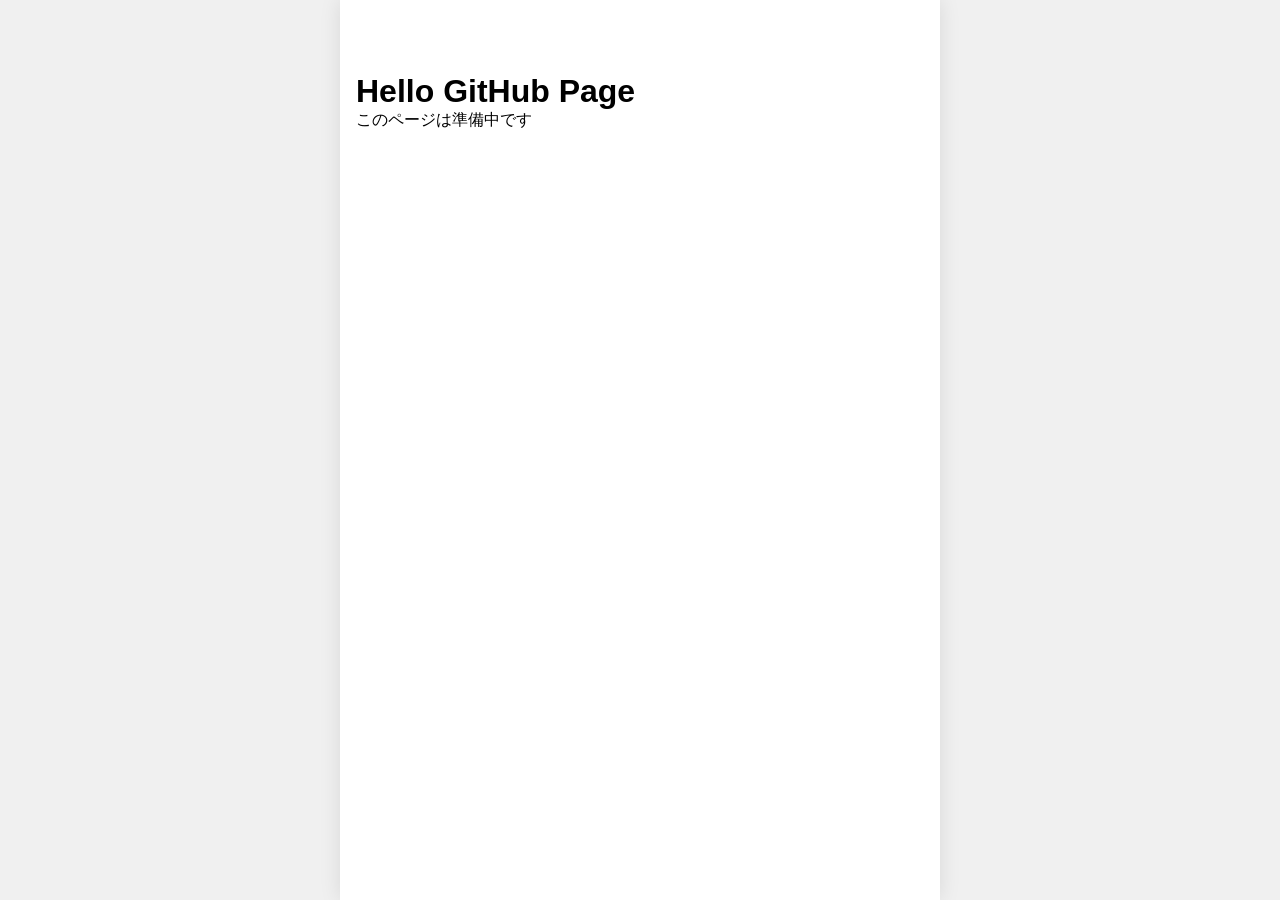
<file: index.html>
<!DOCTYPE html>
<html>
	<head>
		<meta charset="utf-8">
		<meta name="viewport" content="width=device-width, initial-scale=1,maximum-scale=1, user-scalable=no">
		<title>GitHub Pages サンプル</title>
		<link rel="stylesheet" href="style.css">
	</head>
	<body>
		<h1>Hello GitHub Page</h1>
		<p>このページは準備中です</p>
		
	</body>
</html>
</file>
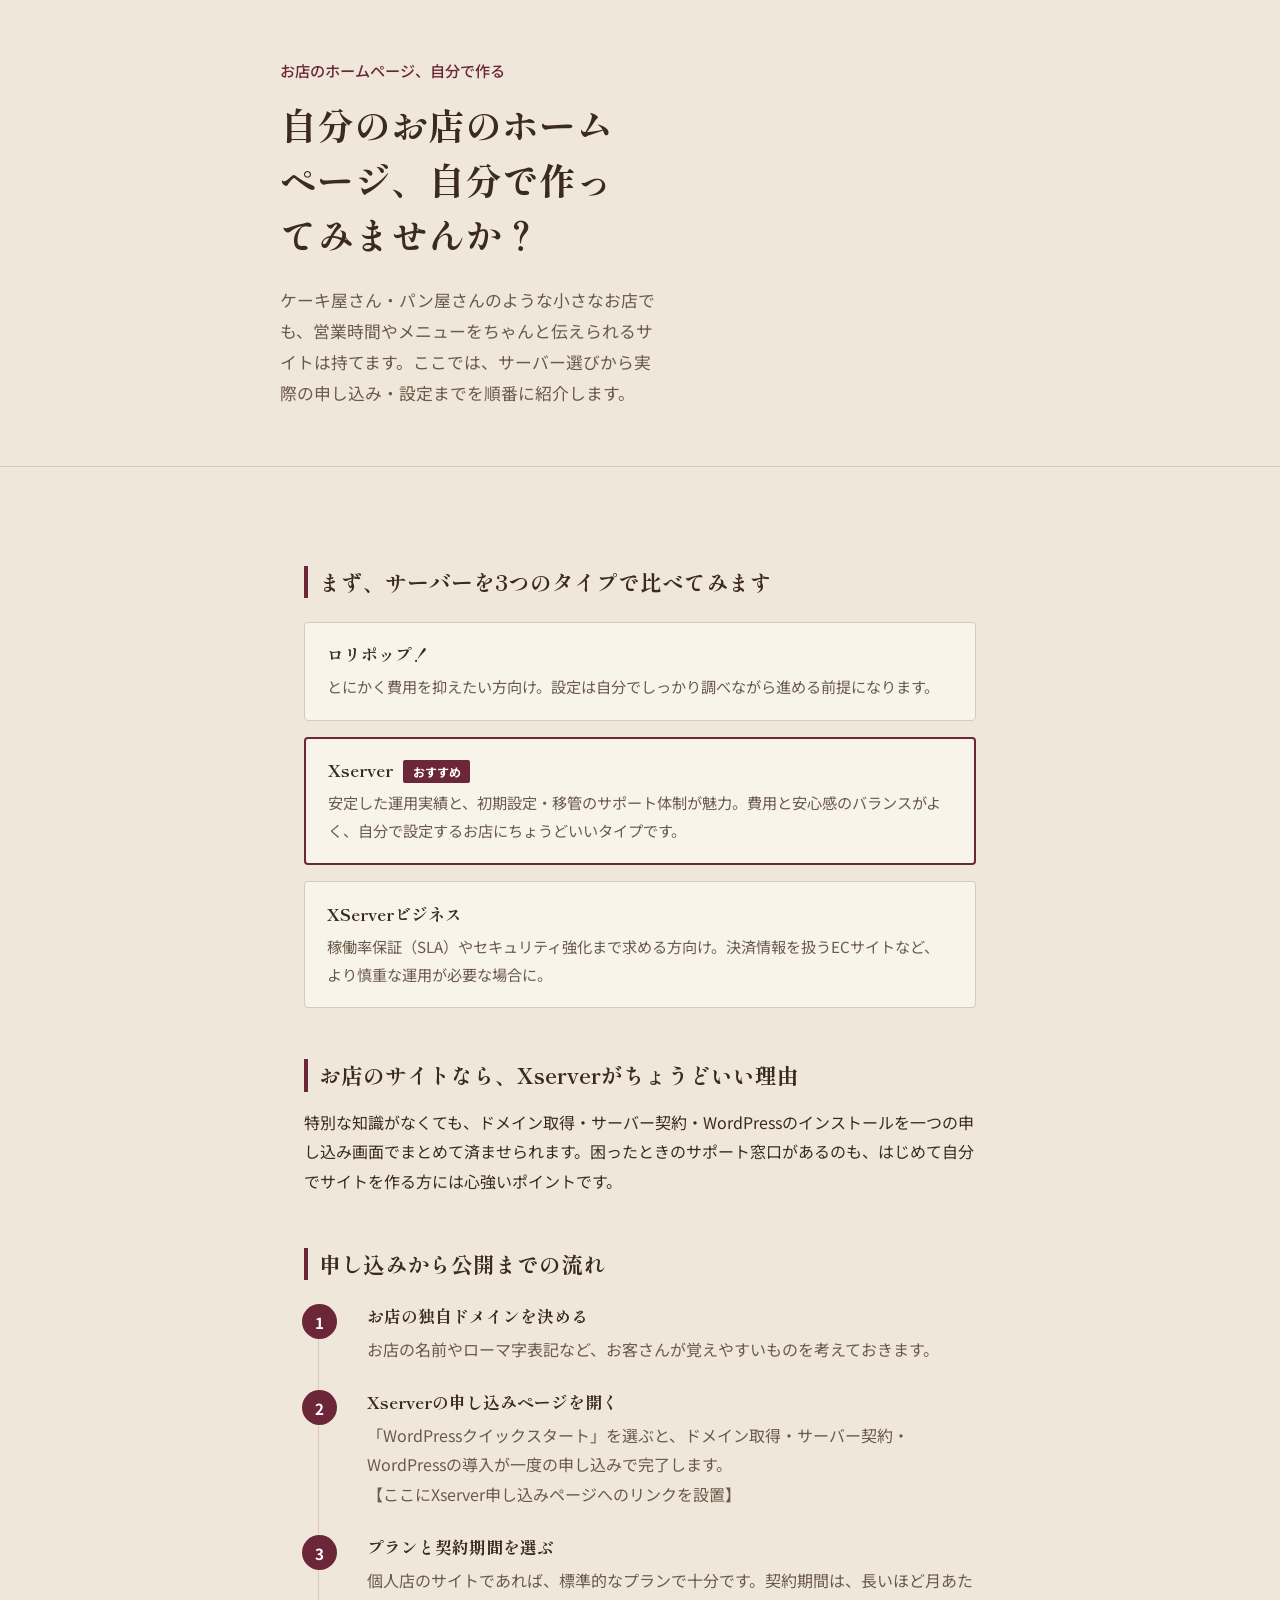
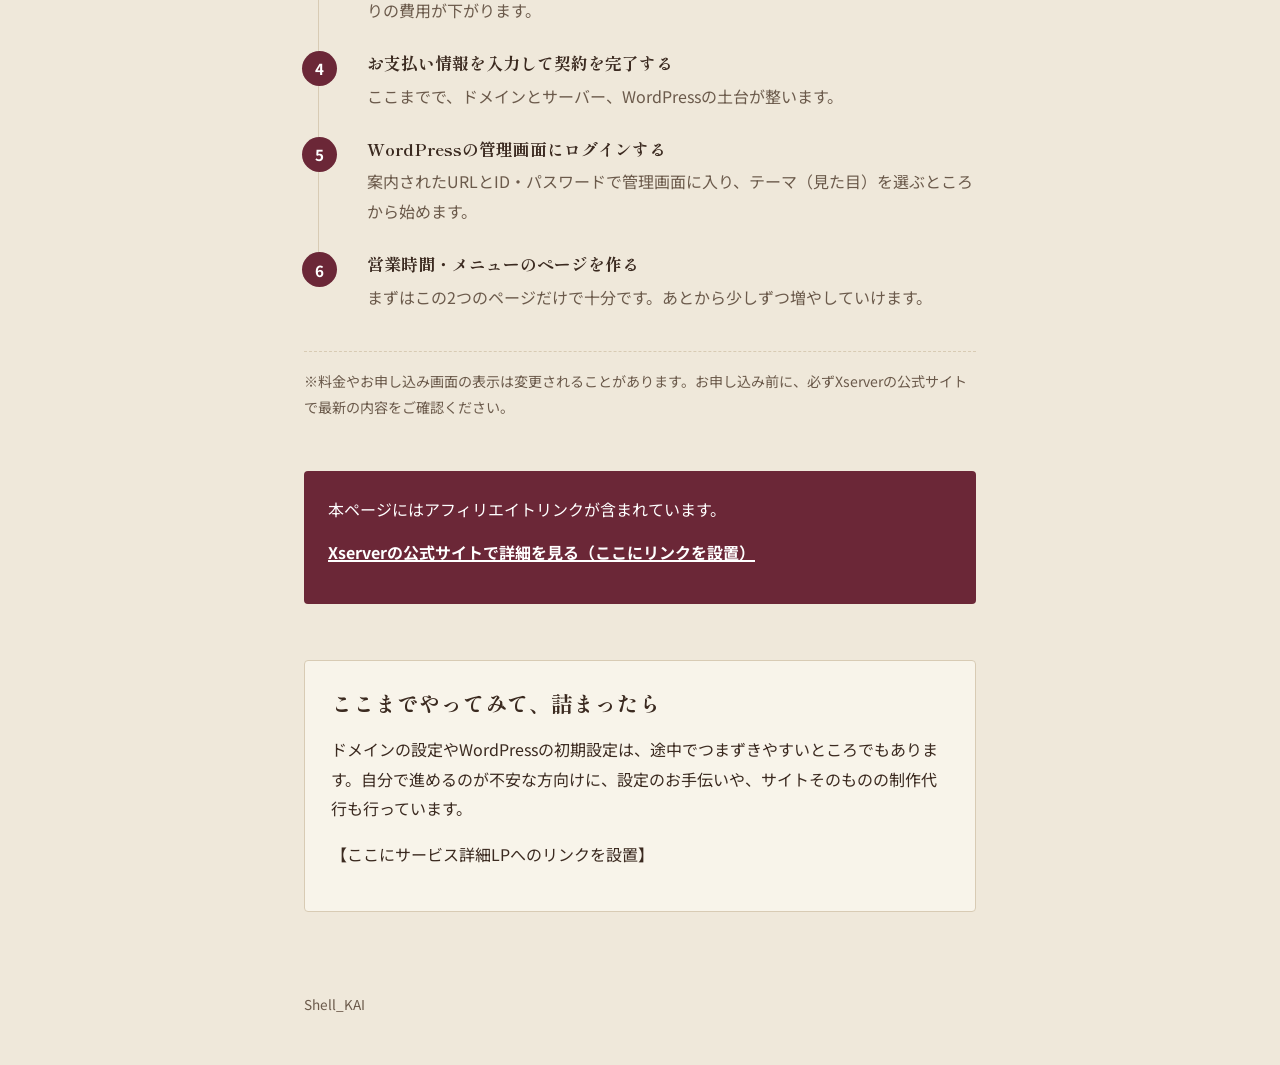
<file: lp/xserver-manual.html>
<!DOCTYPE html>
<html lang="ja">
<head>
<meta charset="UTF-8">
<meta name="viewport" content="width=device-width, initial-scale=1, viewport-fit=cover">
<title>自分のお店のホームページ、自分で作ってみませんか？</title>
<link rel="preconnect" href="https://fonts.googleapis.com">
<link rel="preconnect" href="https://fonts.gstatic.com" crossorigin>
<link href="https://fonts.googleapis.com/css2?family=Shippori+Mincho:wght@500;700&family=Noto+Sans+JP:wght@400;500;700&display=swap" rel="stylesheet">
<style>
  :root{
    --bg:#EFE8DA;
    --bg-panel:#F8F4EA;
    --ink:#3B2A20;
    --ink-soft:#6B5A4B;
    --plum:#6B2737;
    --gold:#B8863F;
    --line:#D8CBB4;
    box-sizing:border-box;
    padding-top:env(safe-area-inset-top,0px);
    padding-bottom:env(safe-area-inset-bottom,0px);
  }
  @media (prefers-color-scheme: dark){
    :root:not([data-theme="light"]){
      --bg:#211A15; --bg-panel:#2A2119; --ink:#F1E8DA; --ink-soft:#C9BBA8;
      --line:#463A2E;
    }
  }
  :root[data-theme="dark"]{
    --bg:#211A15; --bg-panel:#2A2119; --ink:#F1E8DA; --ink-soft:#C9BBA8;
    --line:#463A2E;
  }
  *{box-sizing:border-box;}
  html{scroll-padding-top:env(safe-area-inset-top,0px);}
  body{
    margin:0;background:var(--bg);color:var(--ink);
    font-family:"Noto Sans JP",sans-serif;
    line-height:1.85;
    -webkit-font-smoothing:antialiased;
  }
  h1,h2,h3{font-family:"Shippori Mincho",serif;font-weight:700;line-height:1.5;margin:0 0 .6em;}
  .wrap{max-width:720px;margin:0 auto;padding:3rem 1.5rem 5rem;}
  header.hero{padding:3.5rem 1.5rem 2.5rem;text-align:left;border-bottom:1px solid var(--line);}
  header.hero .wrap{padding:0;}
  .eyebrow{color:var(--plum);font-weight:500;font-size:.95rem;margin-bottom:.8rem;}
  h1{font-size:clamp(1.6rem,4.5vw,2.3rem);max-width:16ch;}
  .lede{color:var(--ink-soft);font-size:1.05rem;max-width:42ch;margin-top:1rem;}
  section{margin:3.2rem 0;}
  h2{font-size:1.35rem;border-left:4px solid var(--plum);padding-left:.7rem;}
  .plans{display:flex;flex-direction:column;gap:1rem;margin-top:1.5rem;}
  .plan{border:1px solid var(--line);background:var(--bg-panel);border-radius:4px;padding:1.2rem 1.4rem;}
  .plan h3{font-size:1.05rem;margin-bottom:.3rem;display:flex;align-items:baseline;gap:.6rem;flex-wrap:wrap;}
  .plan p{margin:0;color:var(--ink-soft);font-size:.95rem;}
  .tag{font-family:"Noto Sans JP",sans-serif;font-size:.75rem;font-weight:700;color:#fff;background:var(--plum);padding:.15rem .6rem;border-radius:2px;}
  .plan.recommend{border-color:var(--plum);border-width:2px;}
  ol.steps{list-style:none;margin:1.5rem 0 0;padding:0;counter-reset:step;}
  ol.steps li{
    counter-increment:step;position:relative;padding:0 0 1.6rem 3rem;
    border-left:1px solid var(--line);margin-left:.9rem;
  }
  ol.steps li:last-child{border-left-color:transparent;padding-bottom:0;}
  ol.steps li::before{
    content:counter(step);position:absolute;left:-1.1rem;top:0;
    width:2.2rem;height:2.2rem;border-radius:50%;background:var(--plum);color:#fff;
    display:flex;align-items:center;justify-content:center;font-weight:700;font-size:.95rem;
  }
  ol.steps h3{font-size:1.05rem;margin-bottom:.35rem;}
  ol.steps p{margin:0;color:var(--ink-soft);}
  .note{font-size:.88rem;color:var(--ink-soft);border-top:1px dashed var(--line);margin-top:2.4rem;padding-top:1rem;}
  .cta{
    margin-top:1.6rem;padding:1.5rem;background:var(--plum);color:#fff;border-radius:4px;
  }
  .cta a{color:#fff;font-weight:700;text-decoration-thickness:2px;}
  .cta p{margin:0 0 .8rem;}
  .support{
    margin-top:3.5rem;padding:1.6rem;border:1px solid var(--line);border-radius:4px;background:var(--bg-panel);
  }
  .support h2{border:none;padding:0;}
  footer{max-width:720px;margin:0 auto;padding:0 1.5rem 3rem;color:var(--ink-soft);font-size:.85rem;}
</style>
</head>
<body>

<header class="hero">
  <div class="wrap">
    <div class="eyebrow">お店のホームページ、自分で作る</div>
    <h1>自分のお店のホームページ、自分で作ってみませんか？</h1>
    <p class="lede">ケーキ屋さん・パン屋さんのような小さなお店でも、営業時間やメニューをちゃんと伝えられるサイトは持てます。ここでは、サーバー選びから実際の申し込み・設定までを順番に紹介します。</p>
  </div>
</header>

<div class="wrap">

  <section>
    <h2>まず、サーバーを3つのタイプで比べてみます</h2>
    <div class="plans">
      <div class="plan">
        <h3>ロリポップ！</h3>
        <p>とにかく費用を抑えたい方向け。設定は自分でしっかり調べながら進める前提になります。</p>
      </div>
      <div class="plan recommend">
        <h3>Xserver <span class="tag">おすすめ</span></h3>
        <p>安定した運用実績と、初期設定・移管のサポート体制が魅力。費用と安心感のバランスがよく、自分で設定するお店にちょうどいいタイプです。</p>
      </div>
      <div class="plan">
        <h3>XServerビジネス</h3>
        <p>稼働率保証（SLA）やセキュリティ強化まで求める方向け。決済情報を扱うECサイトなど、より慎重な運用が必要な場合に。</p>
      </div>
    </div>
  </section>

  <section>
    <h2>お店のサイトなら、Xserverがちょうどいい理由</h2>
    <p>特別な知識がなくても、ドメイン取得・サーバー契約・WordPressのインストールを一つの申し込み画面でまとめて済ませられます。困ったときのサポート窓口があるのも、はじめて自分でサイトを作る方には心強いポイントです。</p>
  </section>

  <section>
    <h2>申し込みから公開までの流れ</h2>
    <ol class="steps">
      <li>
        <h3>お店の独自ドメインを決める</h3>
        <p>お店の名前やローマ字表記など、お客さんが覚えやすいものを考えておきます。</p>
      </li>
      <li>
        <h3>Xserverの申し込みページを開く</h3>
        <p>「WordPressクイックスタート」を選ぶと、ドメイン取得・サーバー契約・WordPressの導入が一度の申し込みで完了します。</p>
        <p>【ここにXserver申し込みページへのリンクを設置】</p>
      </li>
      <li>
        <h3>プランと契約期間を選ぶ</h3>
        <p>個人店のサイトであれば、標準的なプランで十分です。契約期間は、長いほど月あたりの費用が下がります。</p>
      </li>
      <li>
        <h3>お支払い情報を入力して契約を完了する</h3>
        <p>ここまでで、ドメインとサーバー、WordPressの土台が整います。</p>
      </li>
      <li>
        <h3>WordPressの管理画面にログインする</h3>
        <p>案内されたURLとID・パスワードで管理画面に入り、テーマ（見た目）を選ぶところから始めます。</p>
      </li>
      <li>
        <h3>営業時間・メニューのページを作る</h3>
        <p>まずはこの2つのページだけで十分です。あとから少しずつ増やしていけます。</p>
      </li>
    </ol>
    <p class="note">※料金やお申し込み画面の表示は変更されることがあります。お申し込み前に、必ずXserverの公式サイトで最新の内容をご確認ください。</p>
  </section>

  <div class="cta">
    <p>本ページにはアフィリエイトリンクが含まれています。</p>
    <p><a href="#">Xserverの公式サイトで詳細を見る（ここにリンクを設置）</a></p>
  </div>

  <div class="support">
    <h2>ここまでやってみて、詰まったら</h2>
    <p>ドメインの設定やWordPressの初期設定は、途中でつまずきやすいところでもあります。自分で進めるのが不安な方向けに、設定のお手伝いや、サイトそのものの制作代行も行っています。</p>
    <p>【ここにサービス詳細LPへのリンクを設置】</p>
  </div>

</div>

<footer>Shell_KAI</footer>

</body>
</html>
</file>
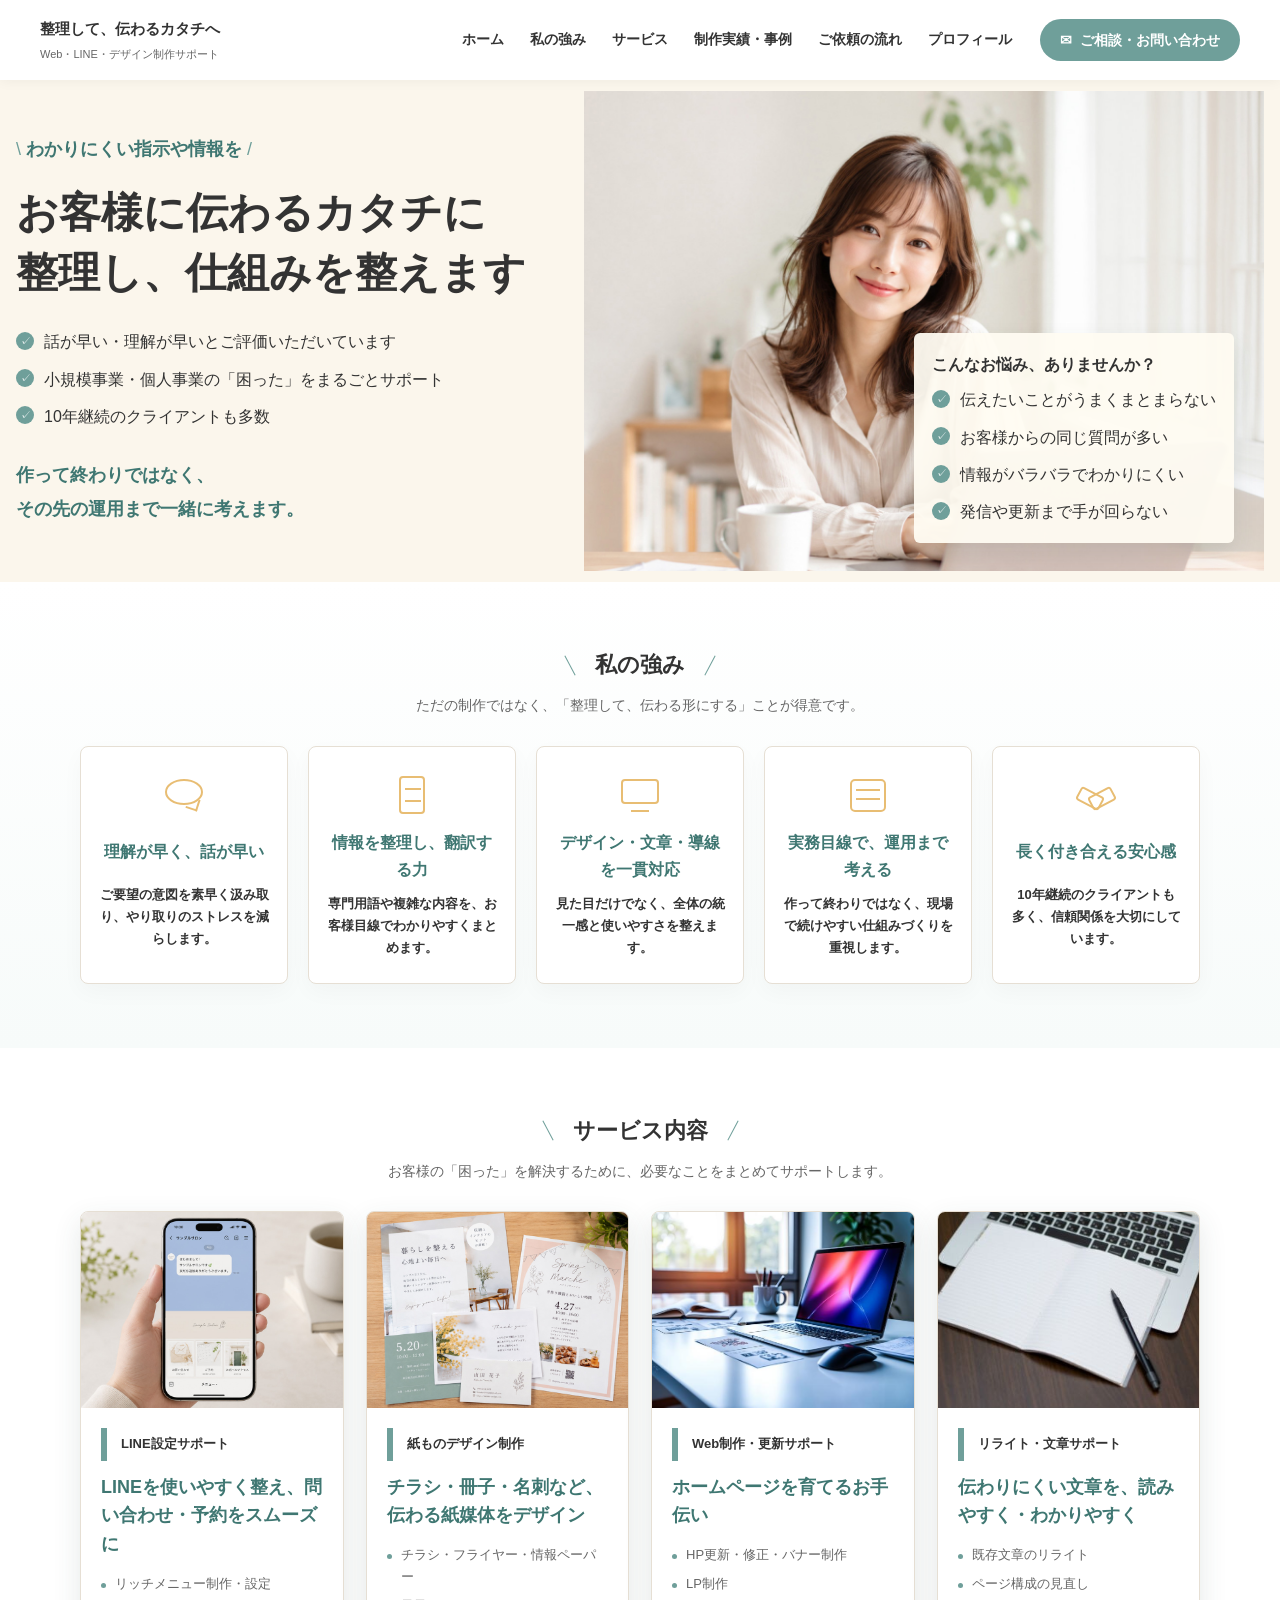
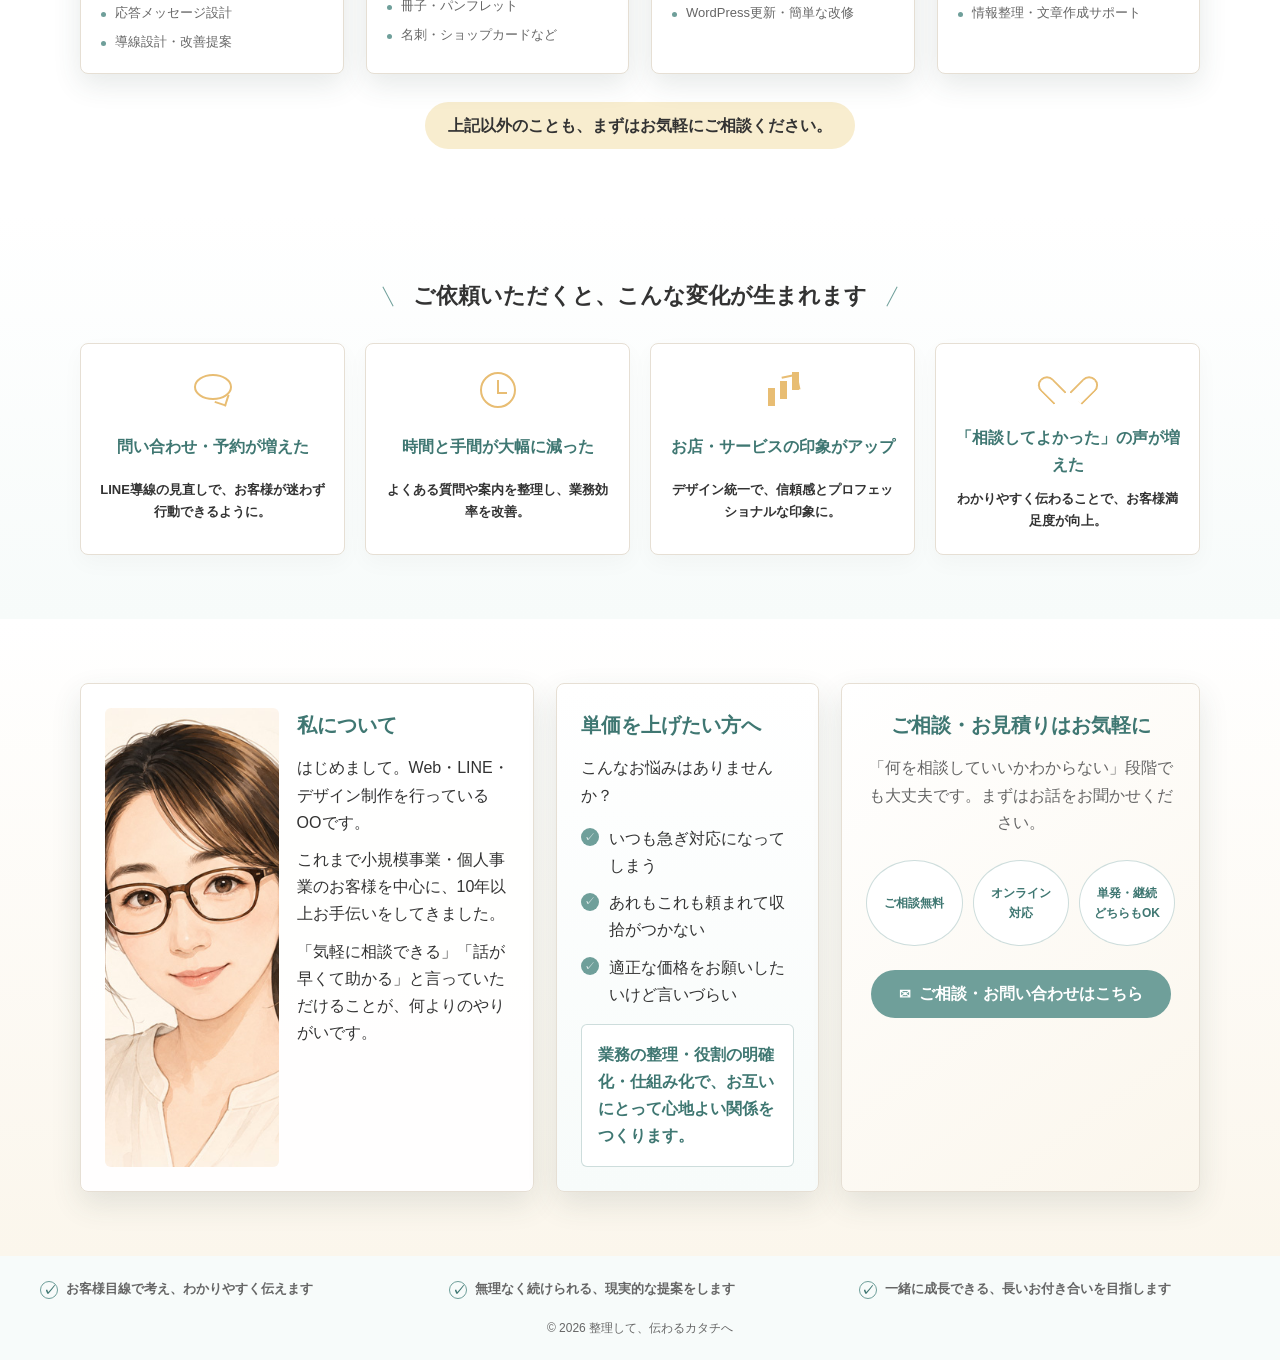
<file: profile/index_bk01.html>
<!DOCTYPE html>
<html lang="ja">
<head>
  <meta charset="UTF-8">
  <meta name="viewport" content="width=device-width, initial-scale=1.0">
  <meta name="description" content="Web・LINE・デザイン制作を通して、わかりにくい情報をお客様に伝わる形へ整理するプロフィールサイトです。">
  <title>整理して、伝わるカタチへ | Web・LINE・デザイン制作サポート</title>
  <link rel="stylesheet" href="css/reset.css">
  <link rel="stylesheet" href="css/style.css">
  <link rel="stylesheet" href="css/responsive.css">
</head>
<body>
  <header class="site-header">
    <div class="site-header__inner">
      <a class="site-logo" href="#" aria-label="トップページへ">
        <span class="site-logo__main">整理して、伝わるカタチへ</span>
        <span class="site-logo__sub">Web・LINE・デザイン制作サポート</span>
      </a>

      <button class="nav-toggle" type="button" aria-controls="global-nav" aria-expanded="false">
        <span class="nav-toggle__line"></span>
        <span class="nav-toggle__line"></span>
        <span class="nav-toggle__line"></span>
        <span class="sr-only">メニューを開閉する</span>
      </button>

      <nav class="global-nav" id="global-nav" aria-label="グローバルナビゲーション">
        <ul class="global-nav__list">
          <li><a href="#home">ホーム</a></li>
          <li><a href="#strength">私の強み</a></li>
          <li><a href="#service">サービス</a></li>
          <li><a href="#works">制作実績・事例</a></li>
          <li><a href="#flow">ご依頼の流れ</a></li>
          <li><a href="#profile">プロフィール</a></li>
        </ul>
        <a class="btn btn-primary btn-small global-nav__contact" href="#contact">
          <span class="btn__icon" aria-hidden="true">✉</span>
          ご相談・お問い合わせ
        </a>
      </nav>
    </div>
  </header>

  <main>
    <section class="hero" id="home">
      <div class="hero__inner">
        <div class="hero__content">
          <p class="hero__lead">わかりにくい指示や情報を</p>
          <h1 class="hero__title">お客様に伝わるカタチに<br>整理し、仕組みを整えます</h1>
          <ul class="check-list hero__points">
            <li>話が早い・理解が早いとご評価いただいています</li>
            <li>小規模事業・個人事業の「困った」をまるごとサポート</li>
            <li>10年継続のクライアントも多数</li>
          </ul>
          <p class="hero__message">作って終わりではなく、<br>その先の運用まで一緒に考えます。</p>
        </div>

        <figure class="hero__visual">
          <img src="img/main-visual.jpg" alt="ノートとパソコンが置かれた作業デスク">
          <figcaption class="hero__note">
            <span>こんなお悩み、ありませんか？</span>
            <ul class="check-list">
              <li>伝えたいことがうまくまとまらない</li>
              <li>お客様からの同じ質問が多い</li>
              <li>情報がバラバラでわかりにくい</li>
              <li>発信や更新まで手が回らない</li>
            </ul>
          </figcaption>
        </figure>
      </div>
    </section>

    <section class="section strength" id="strength">
      <div class="container">
        <header class="section-heading">
          <p class="section-heading__mark">私の強み</p>
          <h2 class="section-heading__title">ただの制作ではなく、「整理して、伝わる形にする」ことが得意です。</h2>
        </header>

        <ul class="card-list card-list--five">
          <li class="feature-card">
            <span class="icon icon-chat" aria-hidden="true"></span>
            <h3>理解が早く、話が早い</h3>
            <p>ご要望の意図を素早く汲み取り、やり取りのストレスを減らします。</p>
          </li>
          <li class="feature-card">
            <span class="icon icon-document" aria-hidden="true"></span>
            <h3>情報を整理し、翻訳する力</h3>
            <p>専門用語や複雑な内容を、お客様目線でわかりやすくまとめます。</p>
          </li>
          <li class="feature-card">
            <span class="icon icon-device" aria-hidden="true"></span>
            <h3>デザイン・文章・導線を一貫対応</h3>
            <p>見た目だけでなく、全体の統一感と使いやすさを整えます。</p>
          </li>
          <li class="feature-card">
            <span class="icon icon-calendar" aria-hidden="true"></span>
            <h3>実務目線で、運用まで考える</h3>
            <p>作って終わりではなく、現場で続けやすい仕組みづくりを重視します。</p>
          </li>
          <li class="feature-card">
            <span class="icon icon-handshake" aria-hidden="true"></span>
            <h3>長く付き合える安心感</h3>
            <p>10年継続のクライアントも多く、信頼関係を大切にしています。</p>
          </li>
        </ul>
      </div>
    </section>

    <section class="section service" id="service">
      <div class="container">
        <header class="section-heading">
          <p class="section-heading__mark">サービス内容</p>
          <h2 class="section-heading__title">お客様の「困った」を解決するために、必要なことをまとめてサポートします。</h2>
        </header>

        <ul class="service-list">
          <li class="service-card">
            <img class="service-card__image" src="img/service-line.jpg" alt="スマートフォンでLINEを確認している手元">
            <div class="service-card__body">
              <p class="service-card__label">LINE設定サポート</p>
              <h3>LINEを使いやすく整え、問い合わせ・予約をスムーズに</h3>
              <ul class="dot-list">
                <li>リッチメニュー制作・設定</li>
                <li>応答メッセージ設計</li>
                <li>導線設計・改善提案</li>
              </ul>
            </div>
          </li>
          <li class="service-card">
            <img class="service-card__image" src="img/service-paper.jpg" alt="紙の資料と花が置かれたデスク">
            <div class="service-card__body">
              <p class="service-card__label">紙ものデザイン制作</p>
              <h3>チラシ・冊子・名刺など、伝わる紙媒体をデザイン</h3>
              <ul class="dot-list">
                <li>チラシ・フライヤー・情報ペーパー</li>
                <li>冊子・パンフレット</li>
                <li>名刺・ショップカードなど</li>
              </ul>
            </div>
          </li>
          <li class="service-card">
            <img class="service-card__image" src="img/service-web.jpg" alt="ノートパソコンでWebサイトを編集している手元">
            <div class="service-card__body">
              <p class="service-card__label">Web制作・更新サポート</p>
              <h3>ホームページを育てるお手伝い</h3>
              <ul class="dot-list">
                <li>HP更新・修正・バナー制作</li>
                <li>LP制作</li>
                <li>WordPress更新・簡単な改修</li>
              </ul>
            </div>
          </li>
          <li class="service-card">
            <img class="service-card__image" src="img/service-writing.jpg" alt="ノートとペンが置かれたデスク">
            <div class="service-card__body">
              <p class="service-card__label">リライト・文章サポート</p>
              <h3>伝わりにくい文章を、読みやすく・わかりやすく</h3>
              <ul class="dot-list">
                <li>既存文章のリライト</li>
                <li>ページ構成の見直し</li>
                <li>情報整理・文章作成サポート</li>
              </ul>
            </div>
          </li>
        </ul>

        <p class="service__note">上記以外のことも、まずはお気軽にご相談ください。</p>
      </div>
    </section>

    <section class="section results" id="works">
      <div class="container">
        <header class="section-heading">
          <p class="section-heading__mark">ご依頼いただくと、こんな変化が生まれます</p>
        </header>

        <ul class="card-list card-list--four">
          <li class="feature-card feature-card--compact">
            <span class="icon icon-chat" aria-hidden="true"></span>
            <h3>問い合わせ・予約が増えた</h3>
            <p>LINE導線の見直しで、お客様が迷わず行動できるように。</p>
          </li>
          <li class="feature-card feature-card--compact">
            <span class="icon icon-clock" aria-hidden="true"></span>
            <h3>時間と手間が大幅に減った</h3>
            <p>よくある質問や案内を整理し、業務効率を改善。</p>
          </li>
          <li class="feature-card feature-card--compact">
            <span class="icon icon-chart" aria-hidden="true"></span>
            <h3>お店・サービスの印象がアップ</h3>
            <p>デザイン統一で、信頼感とプロフェッショナルな印象に。</p>
          </li>
          <li class="feature-card feature-card--compact">
            <span class="icon icon-heart" aria-hidden="true"></span>
            <h3>「相談してよかった」の声が増えた</h3>
            <p>わかりやすく伝わることで、お客様満足度が向上。</p>
          </li>
        </ul>
      </div>
    </section>

    <section class="section profile-area" id="profile">
      <div class="container profile-area__grid">
        <article class="profile-card">
          <img class="profile-card__image" src="img/profile.jpg" alt="制作者のプロフィール写真">
          <div class="profile-card__body">
            <h2>私について</h2>
            <p>はじめまして。Web・LINE・デザイン制作を行っているOOです。</p>
            <p>これまで小規模事業・個人事業のお客様を中心に、10年以上お手伝いをしてきました。</p>
            <p>「気軽に相談できる」「話が早くて助かる」と言っていただけることが、何よりのやりがいです。</p>
          </div>
        </article>

        <article class="support-card">
          <h2>単価を上げたい方へ</h2>
          <p>こんなお悩みはありませんか？</p>
          <ul class="check-list">
            <li>いつも急ぎ対応になってしまう</li>
            <li>あれもこれも頼まれて収拾がつかない</li>
            <li>適正な価格をお願いしたいけど言いづらい</li>
          </ul>
          <p class="support-card__message">業務の整理・役割の明確化・仕組み化で、お互いにとって心地よい関係をつくります。</p>
        </article>

        <article class="contact-card" id="contact">
          <h2>ご相談・お見積りはお気軽に</h2>
          <p>「何を相談していいかわからない」段階でも大丈夫です。まずはお話をお聞かせください。</p>
          <ul class="contact-card__features">
            <li>ご相談無料</li>
            <li>オンライン対応</li>
            <li>単発・継続どちらもOK</li>
          </ul>
          <a class="btn btn-primary" href="mailto:sample@example.com">
            <span class="btn__icon" aria-hidden="true">✉</span>
            ご相談・お問い合わせはこちら
          </a>
        </article>
      </div>
    </section>
  </main>

  <footer class="site-footer">
    <div class="site-footer__inner">
      <ul class="footer-policy">
        <li>お客様目線で考え、わかりやすく伝えます</li>
        <li>無理なく続けられる、現実的な提案をします</li>
        <li>一緒に成長できる、長いお付き合いを目指します</li>
      </ul>
      <p class="site-footer__copy">&copy; 2026 整理して、伝わるカタチへ</p>
    </div>
  </footer>

  <script src="js/script.js"></script>
</body>
</html>
</file>
<file: style.css>
* {
  margin: 0;
  padding: 0;
  box-sizing: border-box;
}

html {
  scroll-behavior: smooth;
  background-color: #f0f0f0; /* PC時の背景 */
}

body {
  font-family: sans-serif;
  width: 100%;
  padding: 16px;
  min-height: 100vh;
  background-color: #ffffff;
  text-aling:center;
}

h1{ 
  margin-top:10%;
  text-aling:center;
  }

/* セクション */
.header,
.main,
.footer {
  padding: 16px;
}

/* PC用スタイル */
@media (min-width: 768px) {
  body {
    width: 600px;
    margin: 0 auto; /* 中央寄せ */
    box-shadow: 0 0 20px rgba(0, 0, 0, 0.1); /* 左右シャドウ */
  }
}
</file>
<file: profile/css/style.css>
@charset "UTF-8";

:root {
  --main-color: #6f9f9a;
  --main-dark: #3f7772;
  --accent-color: #e8bd73;
  --accent-light: #f8edcf;
  --text-color: #333333;
  --muted-color: #666666;
  --bg-color: #ffffff;
  --bg-soft: #f7fbfa;
  --bg-warm: #fbf6ec;
  --border-color: #e6dfd4;
  --shadow-color: rgba(49, 72, 69, 0.12);
  --font-base: "Helvetica Neue", Arial, "Hiragino Kaku Gothic ProN", "Yu Gothic", sans-serif;
  --container-width: 1120px;
  --header-height: 72px;
  --radius-sm: 6px;
  --radius-md: 8px;
  --transition: 0.3s ease;
}

body {
  color: var(--text-color);
  font-family: var(--font-base);
  font-size: 15px;
  background: var(--bg-color);
}

.sr-only {
  position: absolute;
  width: 1px;
  height: 1px;
  padding: 0;
  overflow: hidden;
  clip: rect(0, 0, 0, 0);
  white-space: nowrap;
  border: 0;
}

.container {
  width: min(100% - 32px, var(--container-width));
  margin-inline: auto;
}

.section {
  padding: 56px 0;
}

.section:nth-of-type(even) {
  background: linear-gradient(180deg, var(--bg-color), var(--bg-soft));
}

.section-heading {
  margin-bottom: 28px;
  text-align: center;
}

.section-heading__mark {
  display: inline-flex;
  align-items: center;
  gap: 14px;
  color: var(--text-color);
  font-size: 22px;
  font-weight: 700;
}

.section-heading__mark::before,
.section-heading__mark::after {
  width: 22px;
  height: 1px;
  content: "";
  background: var(--main-color);
  transform: rotate(62deg);
}

.section-heading__mark::after {
  transform: rotate(-62deg);
}

.section-heading__title {
  margin-top: 10px;
  color: var(--muted-color);
  font-size: 14px;
  font-weight: 500;
}

/* Header */
.site-header {
  position: sticky;
  top: 0;
  z-index: 20;
  background: rgba(255, 255, 255, 0.96);
  box-shadow: 0 1px 12px rgba(0, 0, 0, 0.05);
  backdrop-filter: blur(12px);
}

.site-header__inner {
  display: flex;
  align-items: center;
  justify-content: space-between;
  min-height: var(--header-height);
  width: min(100% - 32px, 1200px);
  margin-inline: auto;
}

.site-logo {
  display: grid;
  gap: 3px;
  flex-shrink: 0;
}

.site-logo__main {
  font-size: 15px;
  font-weight: 700;
  letter-spacing: 0;
}

.site-logo__sub {
  color: var(--muted-color);
  font-size: 11px;
}

.global-nav {
  position: fixed;
  inset: var(--header-height) 0 auto;
  display: grid;
  gap: 22px;
  padding: 28px 24px;
  background: var(--bg-color);
  box-shadow: 0 18px 30px rgba(0, 0, 0, 0.08);
  opacity: 0;
  visibility: hidden;
  transform: translateY(-12px);
  transition: opacity var(--transition), visibility var(--transition), transform var(--transition);
}

.global-nav.is-open {
  opacity: 1;
  visibility: visible;
  transform: translateY(0);
}

.global-nav__list {
  display: grid;
  gap: 18px;
}

.global-nav__list a {
  display: block;
  font-size: 15px;
  font-weight: 700;
  transition: color var(--transition);
}

.global-nav__list a:hover {
  color: var(--main-dark);
}

.nav-toggle {
  display: grid;
  place-items: center;
  gap: 5px;
  width: 42px;
  height: 42px;
  border: 1px solid var(--border-color);
  border-radius: var(--radius-sm);
}

.nav-toggle__line {
  width: 20px;
  height: 2px;
  background: var(--main-dark);
  transition: transform var(--transition), opacity var(--transition);
}

.nav-toggle.is-open .nav-toggle__line:nth-child(1) {
  transform: translateY(7px) rotate(45deg);
}

.nav-toggle.is-open .nav-toggle__line:nth-child(2) {
  opacity: 0;
}

.nav-toggle.is-open .nav-toggle__line:nth-child(3) {
  transform: translateY(-7px) rotate(-45deg);
}

/* Buttons */
.btn {
  display: inline-flex;
  align-items: center;
  justify-content: center;
  gap: 8px;
  min-height: 48px;
  padding: 12px 28px;
  border-radius: 999px;
  font-weight: 700;
  line-height: 1.2;
  text-align: center;
  transition: background-color var(--transition), border-color var(--transition), color var(--transition), transform var(--transition);
}

.btn:hover {
  transform: translateY(-2px);
}

.btn-primary {
  color: #ffffff;
  background: var(--main-color);
}

.btn-primary:hover {
  background: var(--main-dark);
}

.btn-outline {
  color: var(--main-dark);
  border: 1px solid var(--main-color);
  background: var(--bg-color);
}

.btn-outline:hover {
  color: #ffffff;
  background: var(--main-color);
}

.btn-small {
  min-height: 42px;
  padding: 10px 20px;
  font-size: 14px;
}

.btn__icon {
  font-size: 14px;
}

/* Hero */
.hero {
  overflow: hidden;
  background: var(--bg-warm);
}

.hero__inner {
  display: grid;
  gap: 24px;
  width: min(100% - 32px, 1280px);
  margin-inline: auto;
  padding: 36px 0 34px;
}

.hero__content {
  position: relative;
  z-index: 1;
}

.hero__lead {
  color: var(--main-dark);
  font-size: 18px;
  font-weight: 700;
}

.hero__lead::before,
.hero__lead::after {
  color: var(--main-color);
  font-weight: 400;
}

.hero__lead::before {
  content: "\\ ";
}

.hero__lead::after {
  content: " /";
}

.hero__title {
  margin-top: 18px;
  font-size: clamp(28px, 8vw, 42px);
  line-height: 1.45;
  letter-spacing: 0;
}

.hero__points {
  margin-top: 24px;
}

.hero__message {
  margin-top: 28px;
  color: var(--main-dark);
  font-size: 18px;
  font-weight: 700;
  line-height: 1.9;
}

.hero__visual {
  position: relative;
  min-height: 280px;
  border-radius: var(--radius-md);
  overflow: hidden;
  box-shadow: 0 18px 40px var(--shadow-color);
}

.hero__visual img {
  width: 100%;
  height: 100%;
  min-height: 280px;
  object-fit: cover;
}

.hero__note {
  position: absolute;
  right: 14px;
  bottom: 14px;
  width: min(88%, 320px);
  padding: 18px;
  border-radius: var(--radius-sm);
  background: rgba(255, 252, 243, 0.94);
  box-shadow: 0 12px 24px var(--shadow-color);
}

.hero__note span {
  display: block;
  margin-bottom: 8px;
  font-weight: 700;
}

/* Lists */
.check-list {
  display: grid;
  gap: 10px;
}

.check-list li {
  position: relative;
  padding-left: 28px;
}

.check-list li::before {
  position: absolute;
  top: 0.34em;
  left: 0;
  display: grid;
  place-items: center;
  width: 18px;
  height: 18px;
  color: #ffffff;
  font-size: 11px;
  line-height: 1;
  content: "✓";
  background: var(--main-color);
  border-radius: 50%;
}

.dot-list {
  display: grid;
  gap: 7px;
  color: var(--muted-color);
  font-size: 13px;
}

.dot-list li {
  position: relative;
  padding-left: 14px;
}

.dot-list li::before {
  position: absolute;
  top: 0.75em;
  left: 0;
  width: 5px;
  height: 5px;
  content: "";
  background: var(--main-color);
  border-radius: 50%;
}

.flow-list {
  display: grid;
  gap: 18px;
  margin: 18px 0;
  counter-reset: flow;
}

.flow-list li {
  position: relative;
  padding-left: 42px;
  line-height: 1.7;
  counter-increment: flow;
}

.flow-list li::before {
  content: counter(flow);
  position: absolute;
  top: 2px;
  left: 0;
  width: 28px;
  height: 28px;
  border-radius: 50%;
  background: var(--main-color);
  color: #fff;
  font-weight: 700;
  font-size: 14px;
  display: flex;
  align-items: center;
  justify-content: center;
}

.flow-list strong {
  color: var(--main-dark);
  font-size: 16px;
}

/* Cards */
.card-list {
  display: grid;
  gap: 18px;
}

.feature-card {
  display: grid;
  justify-items: center;
  gap: 10px;
  padding: 24px 18px;
  text-align: center;
  border: 1px solid var(--border-color);
  border-radius: var(--radius-md);
  background: var(--bg-color);
  box-shadow: 0 8px 22px rgba(0, 0, 0, 0.03);
}

.feature-card h3 {
  color: var(--main-dark);
  font-size: 16px;
}

.feature-card p {
  color: var(--text-color);
  font-size: 13px;
  font-weight: 600;
}

.feature-card--compact {
  padding: 22px 18px;
}

/* CSS icons */
.icon {
  position: relative;
  display: inline-block;
  width: 48px;
  height: 48px;
  color: var(--accent-color);
}

.icon::before,
.icon::after {
  position: absolute;
  content: "";
  border-color: currentColor;
}

.icon-chat::before {
  inset: 8px 5px 14px;
  border: 2px solid currentColor;
  border-radius: 50%;
}

.icon-chat::after {
  right: 9px;
  bottom: 9px;
  width: 12px;
  height: 12px;
  border-right: 2px solid currentColor;
  border-bottom: 2px solid currentColor;
  transform: rotate(18deg);
}

.icon-document::before {
  inset: 5px 11px;
  border: 2px solid currentColor;
  border-radius: 4px;
}

.icon-document::after {
  top: 17px;
  left: 17px;
  width: 16px;
  height: 14px;
  border-top: 2px solid currentColor;
  border-bottom: 2px solid currentColor;
}

.icon-device::before {
  inset: 8px 5px 15px;
  border: 2px solid currentColor;
  border-radius: 4px;
}

.icon-device::after {
  left: 15px;
  bottom: 7px;
  width: 18px;
  height: 2px;
  background: currentColor;
}

.icon-calendar::before {
  inset: 8px 6px 7px;
  border: 2px solid currentColor;
  border-radius: 5px;
}

.icon-calendar::after {
  top: 18px;
  left: 12px;
  width: 24px;
  height: 2px;
  background: currentColor;
  box-shadow: 0 9px 0 currentColor;
}

.icon-handshake::before {
  top: 20px;
  left: 5px;
  width: 26px;
  height: 15px;
  border: 2px solid currentColor;
  border-radius: 3px;
  transform: rotate(28deg);
}

.icon-handshake::after {
  top: 20px;
  right: 5px;
  width: 26px;
  height: 15px;
  border: 2px solid currentColor;
  border-radius: 3px;
  transform: rotate(-28deg);
}

.icon-clock::before {
  inset: 6px;
  border: 2px solid currentColor;
  border-radius: 50%;
}

.icon-clock::after {
  top: 14px;
  left: 23px;
  width: 10px;
  height: 14px;
  border-left: 2px solid currentColor;
  border-bottom: 2px solid currentColor;
}

.icon-chart::before {
  left: 9px;
  bottom: 8px;
  width: 7px;
  height: 18px;
  background: currentColor;
  box-shadow: 12px -7px 0 currentColor, 24px -16px 0 currentColor;
}

.icon-chart::after {
  top: 9px;
  right: 8px;
  width: 16px;
  height: 16px;
  border-top: 2px solid currentColor;
  border-right: 2px solid currentColor;
  transform: rotate(-12deg);
}

.icon-heart::before,
.icon-heart::after {
  top: 11px;
  width: 18px;
  height: 28px;
  border: 2px solid currentColor;
  border-bottom: 0;
  border-radius: 18px 18px 0 0;
  background: transparent;
}

.icon-heart::before {
  left: 10px;
  transform: rotate(-45deg);
  transform-origin: 0 100%;
}

.icon-heart::after {
  right: 10px;
  transform: rotate(45deg);
  transform-origin: 100% 100%;
}

/* Service */
.service-list {
  display: grid;
  gap: 22px;
}

.service-card {
  overflow: hidden;
  border: 1px solid var(--border-color);
  border-radius: var(--radius-md);
  background: var(--bg-color);
  box-shadow: 0 10px 28px var(--shadow-color);
}

.service-card__image {
  width: 100%;
  aspect-ratio: 4 / 3;
  object-fit: cover;
}

.service-card__body {
  padding: 20px;
}

.service-card__label {
  display: inline-flex;
  align-items: center;
  min-height: 30px;
  margin-bottom: 12px;
  padding: 5px 14px;
  color: var(--text-color);
  font-size: 13px;
  font-weight: 700;
  background: rgba(255, 255, 255, 0.9);
  border-left: 6px solid var(--main-color);
}

.service-card h3 {
  margin-bottom: 14px;
  color: var(--main-dark);
  font-size: 18px;
  line-height: 1.6;
}

.service__note {
  width: min(100%, 430px);
  margin: 28px auto 0;
  padding: 10px 18px;
  color: var(--text-color);
  font-weight: 700;
  text-align: center;
  background: var(--accent-light);
  border-radius: 999px;
}

/* Profile and contact */
.profile-area {
  background: linear-gradient(180deg, var(--bg-color), var(--bg-warm));
}

.profile-area__grid {
  display: grid;
  gap: 22px;
}

.profile-card,
.support-card,
.contact-card {
  padding: 24px;
  border: 1px solid var(--border-color);
  border-radius: var(--radius-md);
  background: rgba(255, 255, 255, 0.92);
  box-shadow: 0 12px 30px var(--shadow-color);
}

.profile-card {
  display: grid;
  gap: 18px;
}

.profile-card__image {
  width: 100%;
  aspect-ratio: 4 / 3;
  object-fit: cover;
  border-radius: var(--radius-sm);
}

.profile-card h2,
.support-card h2,
.contact-card h2 {
  margin-bottom: 12px;
  color: var(--main-dark);
  font-size: 20px;
}

.profile-card p + p,
.support-card__message {
  margin-top: 10px;
}

.support-card {
  background: linear-gradient(180deg, #ffffff, var(--bg-soft));
}

.support-card .check-list {
  margin: 16px 0;
}

.support-card__message {
  padding: 16px;
  color: var(--main-dark);
  font-weight: 700;
  border: 1px solid rgba(111, 159, 154, 0.35);
  border-radius: var(--radius-sm);
  background: #ffffff;
}

.contact-card {
  text-align: center;
  background: linear-gradient(145deg, #ffffff 0%, var(--bg-warm) 100%);
}

.contact-card p {
  color: var(--muted-color);
}

.contact-card__features {
  display: grid;
  grid-template-columns: repeat(3, 1fr);
  gap: 10px;
  margin: 24px 0;
}

.contact-card__features li {
  display: grid;
  place-items: center;
  min-height: 86px;
  padding: 12px;
  color: var(--main-dark);
  font-size: 12px;
  font-weight: 700;
  border: 1px solid rgba(111, 159, 154, 0.35);
  border-radius: 50%;
  background: #ffffff;
}

/* Footer */
.site-footer {
  padding: 22px 0;
  background: var(--bg-soft);
}

.site-footer__inner {
  width: min(100% - 32px, 1200px);
  margin-inline: auto;
}

.footer-policy {
  display: grid;
  gap: 10px;
  color: var(--muted-color);
  font-size: 13px;
  font-weight: 700;
}

.footer-policy li {
  position: relative;
  padding-left: 26px;
}

.footer-policy li::before {
  position: absolute;
  top: 0.28em;
  left: 0;
  width: 18px;
  height: 18px;
  color: var(--main-dark);
  line-height: 18px;
  text-align: center;
  content: "✓";
  border: 1px solid var(--main-color);
  border-radius: 50%;
}

.site-footer__copy {
  margin-top: 18px;
  color: var(--muted-color);
  font-size: 12px;
  text-align: center;
}
</file>
<file: profile/css/responsive.css>
@charset "UTF-8";

@media (min-width: 768px) {
  body {
    font-size: 16px;
  }

  .section {
    padding: 64px 0;
  }

  .site-header__inner {
    min-height: 80px;
  }

  .nav-toggle {
    display: none;
  }

  .global-nav {
    position: static;
    display: flex;
    align-items: center;
    gap: 28px;
    padding: 0;
    background: transparent;
    box-shadow: none;
    opacity: 1;
    visibility: visible;
    transform: none;
  }

  .global-nav__list {
    display: flex;
    align-items: center;
    gap: 26px;
  }

  .global-nav__list a {
    font-size: 14px;
  }

  .hero__inner {
    grid-template-columns: minmax(360px, 0.92fr) minmax(420px, 1.15fr);
    align-items: center;
    min-height: 480px;
    padding: 0;
  }

  .hero__content {
    padding: 54px 0 56px;
  }

  .hero__visual {
    min-height: 480px;
    border-radius: 0;
    box-shadow: none;
  }

  .hero__visual img {
    min-height: 480px;
  }

  .hero__note {
    right: 30px;
    bottom: 28px;
  }

  .card-list {
    gap: 20px;
  }

  .card-list--four {
    grid-template-columns: repeat(4, 1fr);
  }

  .card-list--five {
    grid-template-columns: repeat(5, 1fr);
  }

  .service-list {
    grid-template-columns: repeat(4, 1fr);
  }

  .service-card {
    display: flex;
    flex-direction: column;
  }

  .service-card__body {
    flex: 1;
  }

  .profile-area__grid {
    grid-template-columns: repeat(12, 1fr);
    align-items: stretch;
  }

  .profile-card {
    grid-template-columns: 0.9fr 1.1fr;
    grid-column: span 5;
  }

  .support-card {
    grid-column: span 3;
  }

  .contact-card {
    grid-column: span 4;
  }

  .profile-card__image {
    height: 100%;
    aspect-ratio: auto;
  }

  .footer-policy {
    grid-template-columns: repeat(3, 1fr);
    gap: 28px;
  }
}

@media (min-width: 768px) and (max-width: 1040px) {
  .site-header__inner {
    flex-wrap: wrap;
    gap: 12px;
    padding: 12px 0;
  }

  .global-nav {
    width: 100%;
    justify-content: space-between;
  }

  .global-nav__list {
    gap: 16px;
  }

  .card-list--five,
  .service-list {
    grid-template-columns: repeat(2, 1fr);
  }

  .profile-area__grid {
    grid-template-columns: repeat(2, 1fr);
  }

  .profile-card,
  .contact-card {
    grid-column: 1 / -1;
  }

  .support-card {
    grid-column: auto;
  }
}

@media (max-width: 767px) {
  body.is-menu-open {
    overflow: hidden;
  }

  .global-nav__contact {
    width: 100%;
  }

  .hero__title br {
    display: none;
  }

  .hero__message br {
    display: none;
  }

  .hero__note {
    position: static;
    width: 100%;
    border-radius: 0;
  }

  .contact-card__features {
    grid-template-columns: 1fr;
  }

  .contact-card__features li {
    min-height: auto;
    border-radius: var(--radius-sm);
  }
}
</file>
